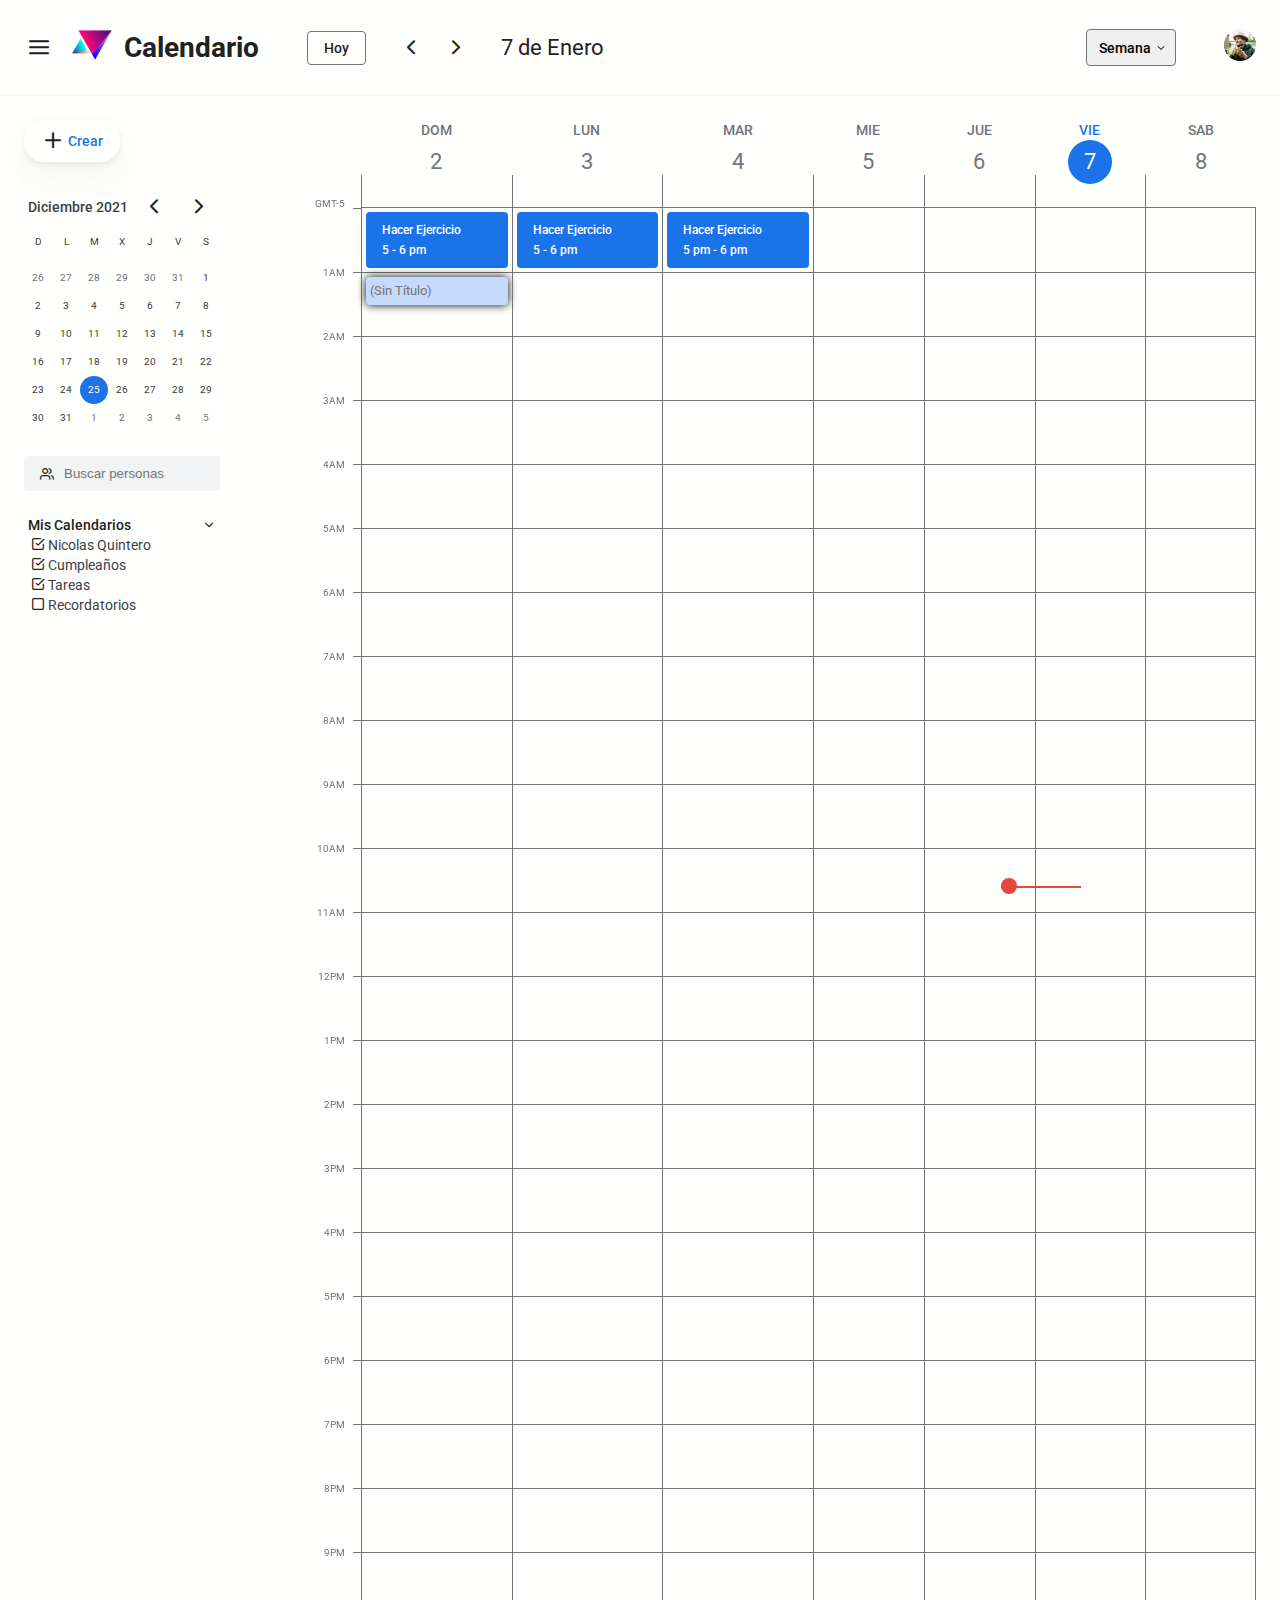
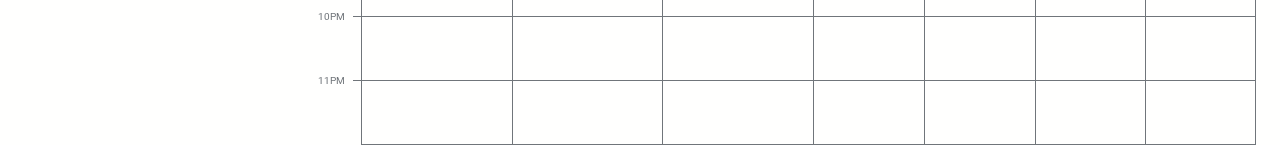
<file: index.html>
<!DOCTYPE html>
<html lang="en">
<head>
  <meta charset="UTF-8">
  <meta http-equiv="X-UA-Compatible" content="IE=edge">
  <meta name="viewport" content="width=device-width, initial-scale=1.0">
  <link rel="preconnect" href="https://fonts.googleapis.com">
  <link rel="preconnect" href="https://fonts.gstatic.com" crossorigin>
  <link href="https://fonts.googleapis.com/css2?family=Montserrat:ital,wght@0,400;0,600;0,700;1,400&family=Nunito:ital,wght@0,400;0,700;1,400;1,700&family=Roboto:wght@400;500&display=swap" rel="stylesheet">
  <link rel="stylesheet" href="./css/index.css">
  <title>Calendario</title>
</head>
<body>
  <div class="page">
    <header class="header">
      <div class="header-primary">
        <div class="header-logo">
          <button class="button is-compact">
            <i class="icon-hamburguerButton"></i>
          </button>
          <a href="/" aria-current="page" aria-label="Calendar" tabindex="-1">
            <img src="./images/calendar-logo.png" height="48" width="48" alt="">
          </a>
          <h1 class="header-title">Calendario</h1>
        </div>

        <div class="calendarStatus">
          <div class="button is-secondary">Hoy</div>
          <span class="calendarStatus-navigation">
            <a href="#" class="button is-compact" aria-label="Semana Anterior">
              <i class="icon-chevronLeft" aria-hidden="true"></i>
            </a>
            <a href="#" class="button is-compact" aria-label="Siguiente Semana">
              <i class="icon-chevronRight" aria-hidden="true"></i>
            </a>
          </span>
          <time class="calendarStatus-date" datetime="2022-7-01">7 de Enero</time>
        </div>
      </div>

      <div class="header-secondary">
        <select class="select" name="" id="">
          <option value="" selected>Semana</option>
          <option value="">Dia</option>
        </select>
        <a href="#user">
          <img src="./images/ellipse-calendar.png" width="32" height="32" alt="">
        </a>
      </div>
    </header>

    <div class="sidebar">
      <button class="button is-rounded is-shadowed">
        <i class="icon-plus"></i>
        <span>Crear</span>
      </button>
      <div class="miniCalendar" aria-label="Calendario de navegación">
        <div class="miniCalendar-status">
          <time class="miniCalendar-date" datetime="2021-12">Diciembre 2021</time>
          <div class="miniCalendar-navigation">
            <a class="button is-compact" href="#" aria-label="Mes anterior">
              <i class="icon-chevronLeft" aria-hidden="true"></i>
            </a>
            <a class="button is-compact" href="#" aria-level="Siguiente mes">
              <i class="icon-chevronRight" aria-hidden="true"></i>
            </a>
          </div>
        </div>
        <div class="miniCalendar-header">
          <span class="miniCalendar-weekDay">D</span>
          <span class="miniCalendar-weekDay">L</span>
          <span class="miniCalendar-weekDay">M</span>
          <span class="miniCalendar-weekDay">X</span>
          <span class="miniCalendar-weekDay">J</span>
          <span class="miniCalendar-weekDay">V</span>
          <span class="miniCalendar-weekDay">S</span>
        </div>
        <div class="miniCalendar-month">
          <div class="miniCalendar-day is-inactive">26</div>
          <div class="miniCalendar-day is-inactive">27</div>
          <div class="miniCalendar-day is-inactive">28</div>
          <div class="miniCalendar-day is-inactive">29</div>
          <div class="miniCalendar-day is-inactive">30</div>
          <div class="miniCalendar-day is-inactive">31</div>
          <div class="miniCalendar-day">1</div>
          <div class="miniCalendar-day">2</div>
          <div class="miniCalendar-day">3</div>
          <div class="miniCalendar-day">4</div>
          <div class="miniCalendar-day">5</div>
          <div class="miniCalendar-day">6</div>
          <div class="miniCalendar-day">7</div>
          <div class="miniCalendar-day">8</div>
          <div class="miniCalendar-day">9</div>
          <div class="miniCalendar-day">10</div>
          <div class="miniCalendar-day">11</div>
          <div class="miniCalendar-day">12</div>
          <div class="miniCalendar-day">13</div>
          <div class="miniCalendar-day">14</div>
          <div class="miniCalendar-day">15</div>
          <div class="miniCalendar-day">16</div>
          <div class="miniCalendar-day">17</div>
          <div class="miniCalendar-day">18</div>
          <div class="miniCalendar-day">19</div>
          <div class="miniCalendar-day">20</div>
          <div class="miniCalendar-day">21</div>
          <div class="miniCalendar-day">22</div>
          <div class="miniCalendar-day">23</div>
          <div class="miniCalendar-day">24</div>
          <div class="miniCalendar-day is-selected">25</div>
          <div class="miniCalendar-day">26</div>
          <div class="miniCalendar-day">27</div>
          <div class="miniCalendar-day">28</div>
          <div class="miniCalendar-day">29</div>
          <div class="miniCalendar-day">30</div>
          <div class="miniCalendar-day">31</div>
          <div class="miniCalendar-day is-inactive">1</div>
          <div class="miniCalendar-day is-inactive">2</div>
          <div class="miniCalendar-day is-inactive">3</div>
          <div class="miniCalendar-day is-inactive">4</div>
          <div class="miniCalendar-day is-inactive">5</div>
        </div>
      </div>
      <div class="search-container">
        <i class="icon-users"></i>
        <input class="search"  type="text" placeholder="Buscar personas">
      </div>

      <div class="myCalendars">
        <div class="myCalendars-header">
          <span>Mis Calendarios</span>
          <i class="icon-chevronDown"></i>
        </div>
        <ul class="myCalendars-calendars">
          <li>
            <i class="icon-checkSquare"></i>
            <span>Nicolas Quintero</span>
          </li>
          <li>
            <i class="icon-checkSquare"></i>
            <span>Cumpleaños</span>
          </li>
          <li>
            <i class="icon-checkSquare"></i>
            <span>Tareas</span>
          </li>
          <li>
            <i class="icon-check"></i>
            <span>Recordatorios</span>
          </li>
        </ul>
      </div>
    </div>
    <main class="calendar">
      <div class="currentTime"></div>
      <div class="calendar-week">
        <div class="timezoneCell">GMT-5</div>
        <h2 class="calendarDay">
          <a href="./calendar-by-day.html" aria-label="Domingo 2 de enero del 2022">
            <time datetime="2022-01-02">
              <span>DOM</span> <br>
              <span>2</span>
            </time>
          </a>
        </h2>
        <h2 class="calendarDay">
          <a href="./calendar-by-day.html" aria-label="Lunes 3 de Enero del 2022">
            <time datetime="2022-01-03">
              <span>LUN</span> <br>
              <span>3</span>
            </time>
          </a>
        </h2>
        <h2 class="calendarDay">
          <a href="./calendar-by-day.html" aria-label="Martes 4 de Enero del 2022">
            <time datetime="2022-01-41">
              <span>MAR</span> <br>
              <span>4</span>
            </time>
          </a>
        </h2>
        <h2 class="calendarDay">
          <a href="./calendar-by-day.html" aria-label="Miercoles 5 de Enero del 2022">
            <time datetime="2022-01-05">
              <span>MIE</span> <br>
              <span>5</span>
            </time>
          </a>
        </h2>
        <h2 class="calendarDay">
          <a href="./calendar-by-day.html" aria-label="Jueves 6 de Enero del 2022">
            <time datetime="2022-01-06">
              <span>JUE</span> <br>
              <span>6</span>
            </time>
          </a>
        </h2>
        <h2 class="calendarDay is-selected">
          <a href="./calendar-by-day.html" aria-label="Viernes 7 de Enero del 2022">
            <time datetime="2022-01-07">
              <span>VIE</span> <br>
              <span>7</span>
            </time>
          </a>
        </h2>
        <h2 class="calendarDay">
          <a href="./calendar-by-day.html" aria-label="Sabado 8 de Enero del 2022">
            <time datetime="2022-01-08">
              <span>SAB</span> <br>
              <span>8</span>
            </time>
          </a>
        </h2>
        <span class="hourCell"></span>
        <div class="taskCell">
          <div class="task" tabindex="1" aria-label="de 17:00 a 18:00, hacer ejercicio">
            <p>Hacer Ejercicio</p>
            <p>
              <time datetime="17:00">5</time> - <time datetime="18:00">6 pm</time>
            </p>
          </div>
        </div>
        <div class="taskCell">
          <div class="task" tabindex="1" aria-label="de 17:00 a 18:00, hacer ejercicio">
            <p>Hacer Ejercicio</p>
            <p>
              <time datetime="17:00">5</time> - <time datetime="18:00">6 pm</time>
            </p>
          </div>
        </div>
        <div class="taskCell">
          <div class="task" tabindex="1" aria-label="de 17:00 a 18:00, hacer ejercicio">
            <p>Hacer Ejercicio</p>
            <p>
              <time datetime="17:00">5 pm</time> - <time datetime="18:00">6 pm</time>
            </p>
          </div>
        </div>
        <div class="taskCell"></div>
        <div class="taskCell"></div>
        <div class="taskCell"></div>
        <div class="taskCell"></div>
        <span class="hourCell">1AM</span>
        <div class="taskCell is-active"></div>
        <div class="taskCell"></div>
        <div class="taskCell"></div>
        <div class="taskCell"></div>
        <div class="taskCell"></div>
        <div class="taskCell"></div>
        <div class="taskCell"></div>
        <span class="hourCell">2AM</span>
        <div class="taskCell"></div>
        <div class="taskCell"></div>
        <div class="taskCell"></div>
        <div class="taskCell"></div>
        <div class="taskCell"></div>
        <div class="taskCell"></div>
        <div class="taskCell"></div>
        <span class="hourCell">3AM</span>
        <div class="taskCell"></div>
        <div class="taskCell"></div>
        <div class="taskCell"></div>
        <div class="taskCell"></div>
        <div class="taskCell"></div>
        <div class="taskCell"></div>
        <div class="taskCell"></div>
        <span class="hourCell">4AM</span>
        <div class="taskCell"></div>
        <div class="taskCell"></div>
        <div class="taskCell"></div>
        <div class="taskCell"></div>
        <div class="taskCell"></div>
        <div class="taskCell"></div>
        <div class="taskCell"></div>
        <span class="hourCell">5AM</span>
        <div class="taskCell"></div>
        <div class="taskCell"></div>
        <div class="taskCell"></div>
        <div class="taskCell"></div>
        <div class="taskCell"></div>
        <div class="taskCell"></div>
        <div class="taskCell"></div>
        <span class="hourCell">6AM</span>
        <div class="taskCell"></div>
        <div class="taskCell"></div>
        <div class="taskCell"></div>
        <div class="taskCell"></div>
        <div class="taskCell"></div>
        <div class="taskCell"></div>
        <div class="taskCell"></div>
        <span class="hourCell">7AM</span>
        <div class="taskCell"></div>
        <div class="taskCell"></div>
        <div class="taskCell"></div>
        <div class="taskCell"></div>
        <div class="taskCell"></div>
        <div class="taskCell"></div>
        <div class="taskCell"></div>
        <span class="hourCell">8AM</span>
        <div class="taskCell"></div>
        <div class="taskCell"></div>
        <div class="taskCell"></div>
        <div class="taskCell"></div>
        <div class="taskCell"></div>
        <div class="taskCell"></div>
        <div class="taskCell"></div>
        <span class="hourCell">9AM</span>
        <div class="taskCell"></div>
        <div class="taskCell"></div>
        <div class="taskCell"></div>
        <div class="taskCell"></div>
        <div class="taskCell"></div>
        <div class="taskCell"></div>
        <div class="taskCell"></div>
        <span class="hourCell">10AM</span>
        <div class="taskCell"></div>
        <div class="taskCell"></div>
        <div class="taskCell"></div>
        <div class="taskCell"></div>
        <div class="taskCell"></div>
        <div class="taskCell"></div>
        <div class="taskCell"></div>
        <span class="hourCell">11AM</span>
        <div class="taskCell"></div>
        <div class="taskCell"></div>
        <div class="taskCell"></div>
        <div class="taskCell"></div>
        <div class="taskCell"></div>
        <div class="taskCell"></div>
        <div class="taskCell"></div>
        <span class="hourCell">12PM</span>
        <div class="taskCell"></div>
        <div class="taskCell"></div>
        <div class="taskCell"></div>
        <div class="taskCell"></div>
        <div class="taskCell"></div>
        <div class="taskCell"></div>
        <div class="taskCell"></div>
        <span class="hourCell">1PM</span>
        <div class="taskCell"></div>
        <div class="taskCell"></div>
        <div class="taskCell"></div>
        <div class="taskCell"></div>
        <div class="taskCell"></div>
        <div class="taskCell"></div>
        <div class="taskCell"></div>
        <span class="hourCell">2PM</span>
        <div class="taskCell"></div>
        <div class="taskCell"></div>
        <div class="taskCell"></div>
        <div class="taskCell"></div>
        <div class="taskCell"></div>
        <div class="taskCell"></div>
        <div class="taskCell"></div>
        <span class="hourCell">3PM</span>
        <div class="taskCell"></div>
        <div class="taskCell"></div>
        <div class="taskCell"></div>
        <div class="taskCell"></div>
        <div class="taskCell"></div>
        <div class="taskCell"></div>
        <div class="taskCell"></div>
        <span class="hourCell">4PM</span>
        <div class="taskCell"></div>
        <div class="taskCell"></div>
        <div class="taskCell"></div>
        <div class="taskCell"></div>
        <div class="taskCell"></div>
        <div class="taskCell"></div>
        <div class="taskCell"></div>
        <span class="hourCell">5PM</span>
        <div class="taskCell"></div>
        <div class="taskCell"></div>
        <div class="taskCell"></div>
        <div class="taskCell"></div>
        <div class="taskCell"></div>
        <div class="taskCell"></div>
        <div class="taskCell"></div>
        <span class="hourCell">6PM</span>
        <div class="taskCell"></div>
        <div class="taskCell"></div>
        <div class="taskCell"></div>
        <div class="taskCell"></div>
        <div class="taskCell"></div>
        <div class="taskCell"></div>
        <div class="taskCell"></div>
        <span class="hourCell">7PM</span>
        <div class="taskCell"></div>
        <div class="taskCell"></div>
        <div class="taskCell"></div>
        <div class="taskCell"></div>
        <div class="taskCell"></div>
        <div class="taskCell"></div>
        <div class="taskCell"></div>
        <span class="hourCell">8PM</span>
        <div class="taskCell"></div>
        <div class="taskCell"></div>
        <div class="taskCell"></div>
        <div class="taskCell"></div>
        <div class="taskCell"></div>
        <div class="taskCell"></div>
        <div class="taskCell"></div>
        <span class="hourCell">9PM</span>
        <div class="taskCell"></div>
        <div class="taskCell"></div>
        <div class="taskCell"></div>
        <div class="taskCell"></div>
        <div class="taskCell"></div>
        <div class="taskCell"></div>
        <div class="taskCell"></div>
        <span class="hourCell">10PM</span>
        <div class="taskCell"></div>
        <div class="taskCell"></div>
        <div class="taskCell"></div>
        <div class="taskCell"></div>
        <div class="taskCell"></div>
        <div class="taskCell"></div>
        <div class="taskCell"></div>
        <span class="hourCell">11PM</span>
        <div class="taskCell"></div>
        <div class="taskCell"></div>
        <div class="taskCell"></div>
        <div class="taskCell"></div>
        <div class="taskCell"></div>
        <div class="taskCell"></div>
        <div class="taskCell"></div>
      </div>
    </main>
  </div>
  
  <dialog class="modal">
    <form class="createTask">
      <div class="input is-outstandig">
        <div class="input-body">
          <input required name="title" type="text" placeholder="Añade un titulo">
        </div>
      </div>
      <div class="input">
        <i class="icon-clock"></i>
        <div class="input-body">
          <input type="date" name="date" required>
          <input type="time" name="timeStart" required>
          <input type="time" name="timeEnd" required>
        </div>
      </div>
      <div class="input">
        <i class="icon-users"></i>
        <div class="input-body">
          <input type="text" list="guests" name="guests" placeholder="Agregar Invitados" required>
          <datalist id="guests">
            <option value="Leonidas"></option>
            <option value="Carlos"></option>
            <option value="Miguel"></option>
            <option value="Sandra"></option>
            <option value="Cristopher"></option>
          </datalist>
        </div>
      </div>
      <div class="input">
        <i class="icon-video"></i>
        <div class="input-body">
          <input class="button is-primary" type="button" value="Agregar una videoconferencia de Google Meet">
        </div>
      </div>
      <div class="input">
        <i class="icon-gps"></i>
        <div class="input-body">
          <input name="location" type="text" placeholder="Agregar ubicación">
        </div>
      </div>
      <div class="input">
        <i class="icon-text"></i>
        <div class="input-body">
          <input type="file" multiple>
        </div>
      </div>
      <div class="input">
        <i class="icon-text"></i>
        <div class="input-body">
          <textarea name="description" placeholder="Agregar descripcion" id="" cols="30" rows="2"></textarea>
        </div>
      </div>
    </form>
    <div class="modal-action">
      <button id="close-modal" class="button">Cancelar</button>
      <button class="button is-primary">Guardar</button>
    </div>
  </dialog>
  <script src="./js/app.js" type="module"></script>
</body>
</html>
</file>
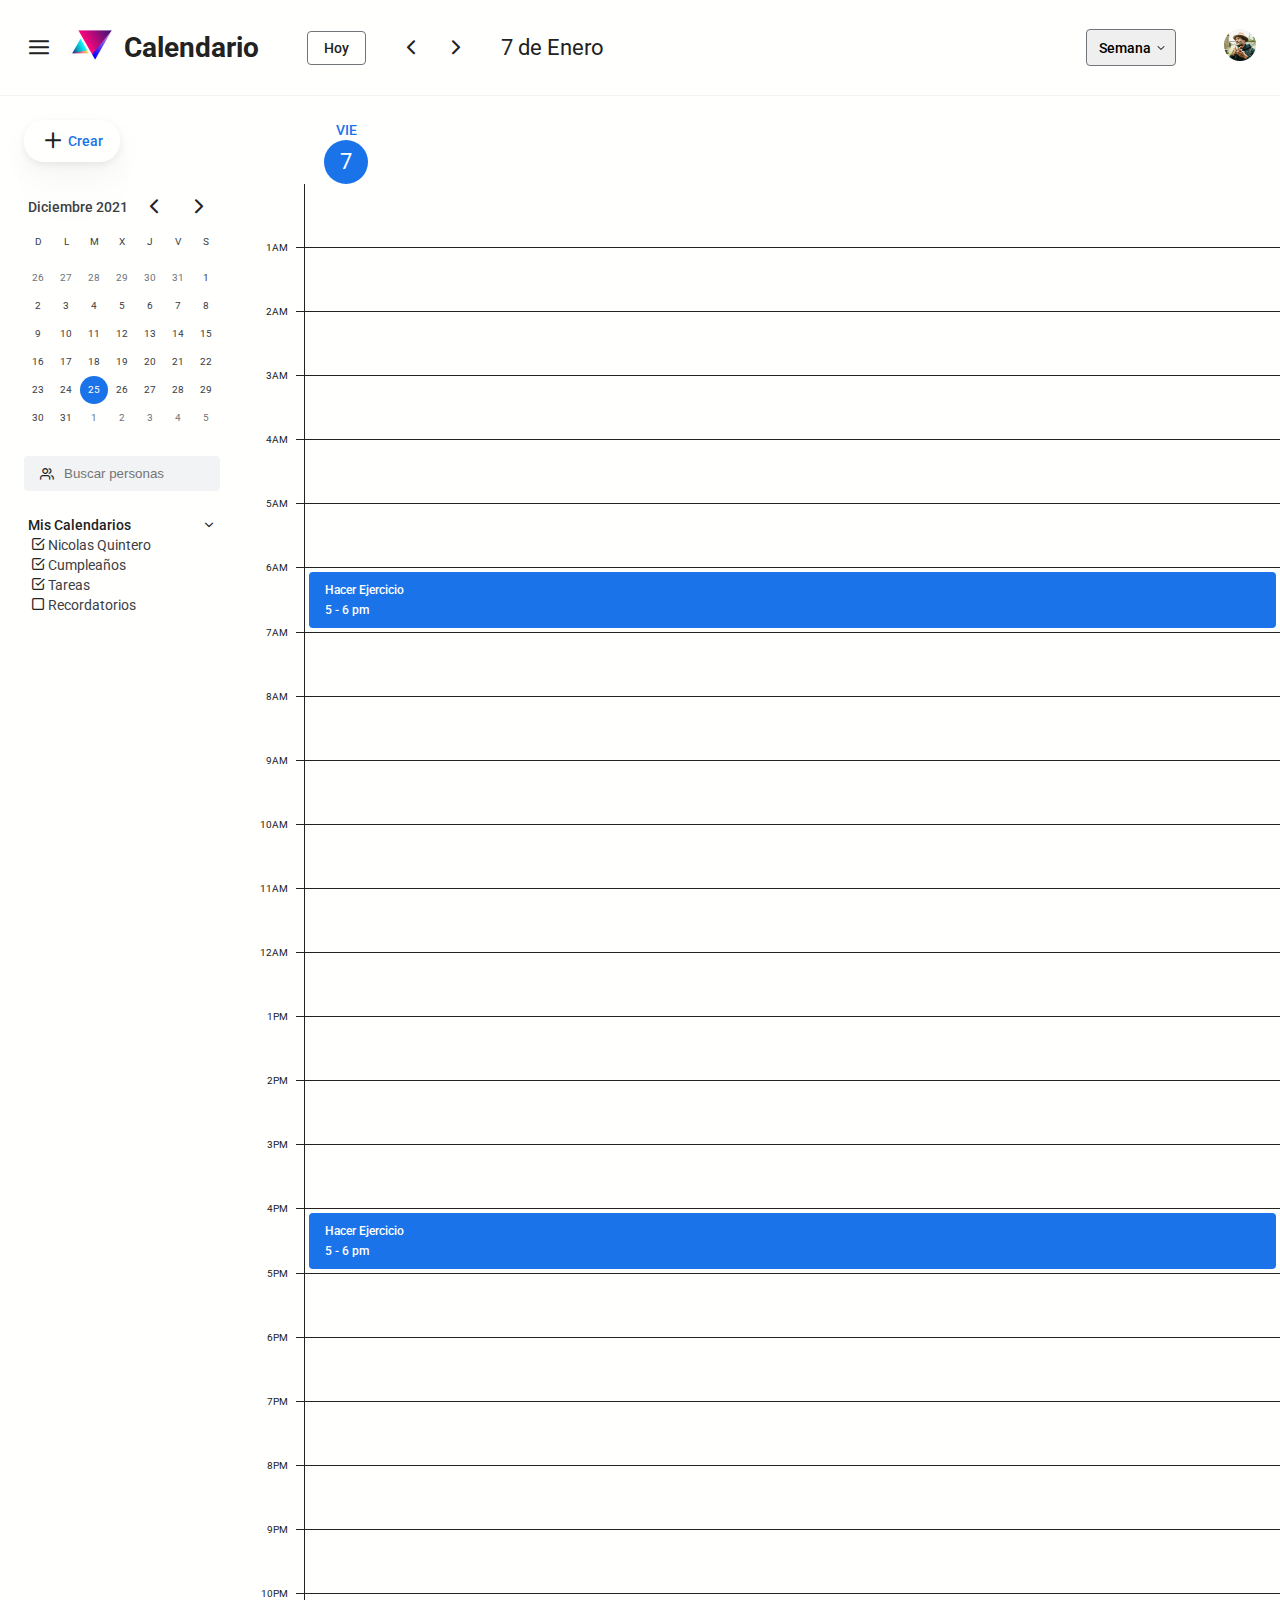
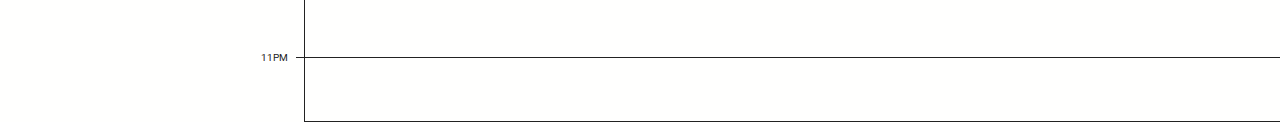
<file: calendar-by-day.html>
<!DOCTYPE html>
<html lang="en">
<head>
    <meta charset="UTF-8">
    <meta http-equiv="X-UA-Compatible" content="IE=edge">
    <meta name="viewport" content="width=device-width, initial-scale=1.0">
    <link rel="preconnect" href="https://fonts.googleapis.com">
    <link rel="preconnect" href="https://fonts.gstatic.com" crossorigin>
    <link href="https://fonts.googleapis.com/css2?family=Montserrat:ital,wght@0,400;0,600;0,700;1,400&family=Nunito:ital,wght@0,400;0,700;1,400;1,700&family=Roboto:wght@400;500&display=swap" rel="stylesheet">
    <link rel="stylesheet" href="./css/index.css">
    <title>Calendario</title>
</head>
<body>
  <div class="page">
    
    <header class="header">
      <div class="header-primary">
        <div class="header-logo">
          <button class="button is-compact">
            <i class="icon-hamburguerButton"></i>
          </button>
          <a href="/" aria-current="page" aria-label="Calendar" tabindex="-1">
            <img src="./images/calendar-logo.png" height="48" width="48" alt="">
          </a>
          <h1 class="header-title">Calendario</h1>
        </div>

        <div class="calendarStatus">
          <div class="button is-secondary">Hoy</div>
          <span class="calendarStatus-navigation">
            <a href="#" class="button is-compact" aria-label="Semana Anterior">
              <i class="icon-chevronLeft" aria-hidden="true"></i>
            </a>
            <a href="#" class="button is-compact" aria-label="Siguiente Semana">
              <i class="icon-chevronRight" aria-hidden="true"></i>
            </a>
          </span>
          <time class="calendarStatus-date" datetime="2022-7-01">7 de Enero</time>
        </div>
      </div>

      <div class="header-secondary">
        <select class="select" name="" id="">
          <option value="" selected>Semana</option>
          <option value="">Dia</option>
        </select>
        <a href="#user">
          <img src="./images/ellipse-calendar.png" width="32" height="32" alt="">
        </a>
      </div>
    </header>

    <div class="sidebar">
      <button class="button is-rounded is-shadowed">
        <i class="icon-plus"></i>
        <span>Crear</span>
      </button>
      <div class="miniCalendar" aria-label="Calendario de navegación">
        <div class="miniCalendar-status">
          <time class="miniCalendar-date" datetime="2021-12">Diciembre 2021</time>
          <div class="miniCalendar-navigation">
            <a class="button is-compact" href="#" aria-label="Mes anterior">
              <i class="icon-chevronLeft" aria-hidden="true"></i>
            </a>
            <a class="button is-compact" href="#" aria-level="Siguiente mes">
              <i class="icon-chevronRight" aria-hidden="true"></i>
            </a>
          </div>
        </div>
        <div class="miniCalendar-header">
          <span class="miniCalendar-weekDay">D</span>
          <span class="miniCalendar-weekDay">L</span>
          <span class="miniCalendar-weekDay">M</span>
          <span class="miniCalendar-weekDay">X</span>
          <span class="miniCalendar-weekDay">J</span>
          <span class="miniCalendar-weekDay">V</span>
          <span class="miniCalendar-weekDay">S</span>
        </div>
        <div class="miniCalendar-month">
          <div class="miniCalendar-day is-inactive">26</div>
          <div class="miniCalendar-day is-inactive">27</div>
          <div class="miniCalendar-day is-inactive">28</div>
          <div class="miniCalendar-day is-inactive">29</div>
          <div class="miniCalendar-day is-inactive">30</div>
          <div class="miniCalendar-day is-inactive">31</div>
          <div class="miniCalendar-day">1</div>
          <div class="miniCalendar-day">2</div>
          <div class="miniCalendar-day">3</div>
          <div class="miniCalendar-day">4</div>
          <div class="miniCalendar-day">5</div>
          <div class="miniCalendar-day">6</div>
          <div class="miniCalendar-day">7</div>
          <div class="miniCalendar-day">8</div>
          <div class="miniCalendar-day">9</div>
          <div class="miniCalendar-day">10</div>
          <div class="miniCalendar-day">11</div>
          <div class="miniCalendar-day">12</div>
          <div class="miniCalendar-day">13</div>
          <div class="miniCalendar-day">14</div>
          <div class="miniCalendar-day">15</div>
          <div class="miniCalendar-day">16</div>
          <div class="miniCalendar-day">17</div>
          <div class="miniCalendar-day">18</div>
          <div class="miniCalendar-day">19</div>
          <div class="miniCalendar-day">20</div>
          <div class="miniCalendar-day">21</div>
          <div class="miniCalendar-day">22</div>
          <div class="miniCalendar-day">23</div>
          <div class="miniCalendar-day">24</div>
          <div class="miniCalendar-day is-selected">25</div>
          <div class="miniCalendar-day">26</div>
          <div class="miniCalendar-day">27</div>
          <div class="miniCalendar-day">28</div>
          <div class="miniCalendar-day">29</div>
          <div class="miniCalendar-day">30</div>
          <div class="miniCalendar-day">31</div>
          <div class="miniCalendar-day is-inactive">1</div>
          <div class="miniCalendar-day is-inactive">2</div>
          <div class="miniCalendar-day is-inactive">3</div>
          <div class="miniCalendar-day is-inactive">4</div>
          <div class="miniCalendar-day is-inactive">5</div>
        </div>
      </div>
      <div class="search-container">
        <i class="icon-users"></i>
        <input class="search"  type="text" placeholder="Buscar personas">
      </div>

      <div class="myCalendars">
        <div class="myCalendars-header">
          <span>Mis Calendarios</span>
          <i class="icon-chevronDown"></i>
        </div>
        <ul class="myCalendars-calendars">
          <li>
            <i class="icon-checkSquare"></i>
            <span>Nicolas Quintero</span>
          </li>
          <li>
            <i class="icon-checkSquare"></i>
            <span>Cumpleaños</span>
          </li>
          <li>
            <i class="icon-checkSquare"></i>
            <span>Tareas</span>
          </li>
          <li>
            <i class="icon-check"></i>
            <span>Recordatorios</span>
          </li>
        </ul>
      </div>
    </div>

    <div class="calendarByDay">
      <h2 class="calendarDay is-selected">
        <a href="./calendar-by-day.html" aria-label="Viernes 7 de Enero del 2022">
          <time datetime="2022-01-07">
            <span>VIE</span> <br>
            <span>7</span>
          </time>
        </a>
      </h2>
      <div class="calendarByDay-grid">
        <span></span>
        <div class="taskCell"></div>
        <span class="hourCell">1AM</span>
        <div class="taskCell"></div>
        <span class="hourCell">2AM</span>
        <div class="taskCell"></div>
        <span class="hourCell">3AM</span>
        <div class="taskCell"></div>
        <span class="hourCell">4AM</span>
        <div class="taskCell"></div>
        <span class="hourCell">5AM</span>
        <div class="taskCell"></div>
        <span class="hourCell">6AM</span>
        <div class="taskCell">
          <div class="task" tabindex="1" aria-label="de 17:00 a 18:00, hacer ejercicio">
            <p>Hacer Ejercicio</p>
            <p>
              <time datetime="17:00">5</time> - <time datetime="18:00">6 pm</time>
            </p>
          </div>
        </div>
        <span class="hourCell">7AM</span>
        <div class="taskCell"></div>
        <span class="hourCell">8AM</span>
        <div class="taskCell"></div>
        <span class="hourCell">9AM</span>
        <div class="taskCell"></div>
        <span class="hourCell">10AM</span>
        <div class="taskCell"></div>
        <span class="hourCell">11AM</span>
        <div class="taskCell"></div>
        <span class="hourCell">12AM</span>
        <div class="taskCell"></div>
        <span class="hourCell">1PM</span>
        <div class="taskCell"></div>
        <span class="hourCell">2PM</span>
        <div class="taskCell"></div>
        <span class="hourCell">3PM</span>
        <div class="taskCell"></div>
        <span class="hourCell">4PM</span>
        <div class="taskCell">
          <div class="task" tabindex="1" aria-label="de 17:00 a 18:00, hacer ejercicio">
            <p>Hacer Ejercicio</p>
            <p>
              <time datetime="17:00">5</time> - <time datetime="18:00">6 pm</time>
            </p>
          </div>
        </div>
        <span class="hourCell">5PM</span>
        <div class="taskCell"></div>
        <span class="hourCell">6PM</span>
        <div class="taskCell"></div>
        <span class="hourCell">7PM</span>
        <div class="taskCell"></div>
        <span class="hourCell">8PM</span>
        <div class="taskCell"></div>
        <span class="hourCell">9PM</span>
        <div class="taskCell"></div>
        <span class="hourCell">10PM</span>
        <div class="taskCell"></div>
        <span class="hourCell">11PM</span>
        <div class="taskCell"></div>
      </div>
    </div>
  </div>
</body>
</html>
</file>
<file: css/index.css>
@import './global.css';
@import './page.css';
@import './icons.css';
@import './calendar.css';
@import './button.css';
@import './select.css';
@import './calendar-status.css';
@import './header.css';
@import './mini-calendar.css';
@import './search.css';
@import './my-calendars.css';
@import './sidebar.css';
@import './modal.css';
@import './input.css';
@import './create-task.css';
@import './scrollbar.css';
@import './calendar-by-day.css';
</file>
